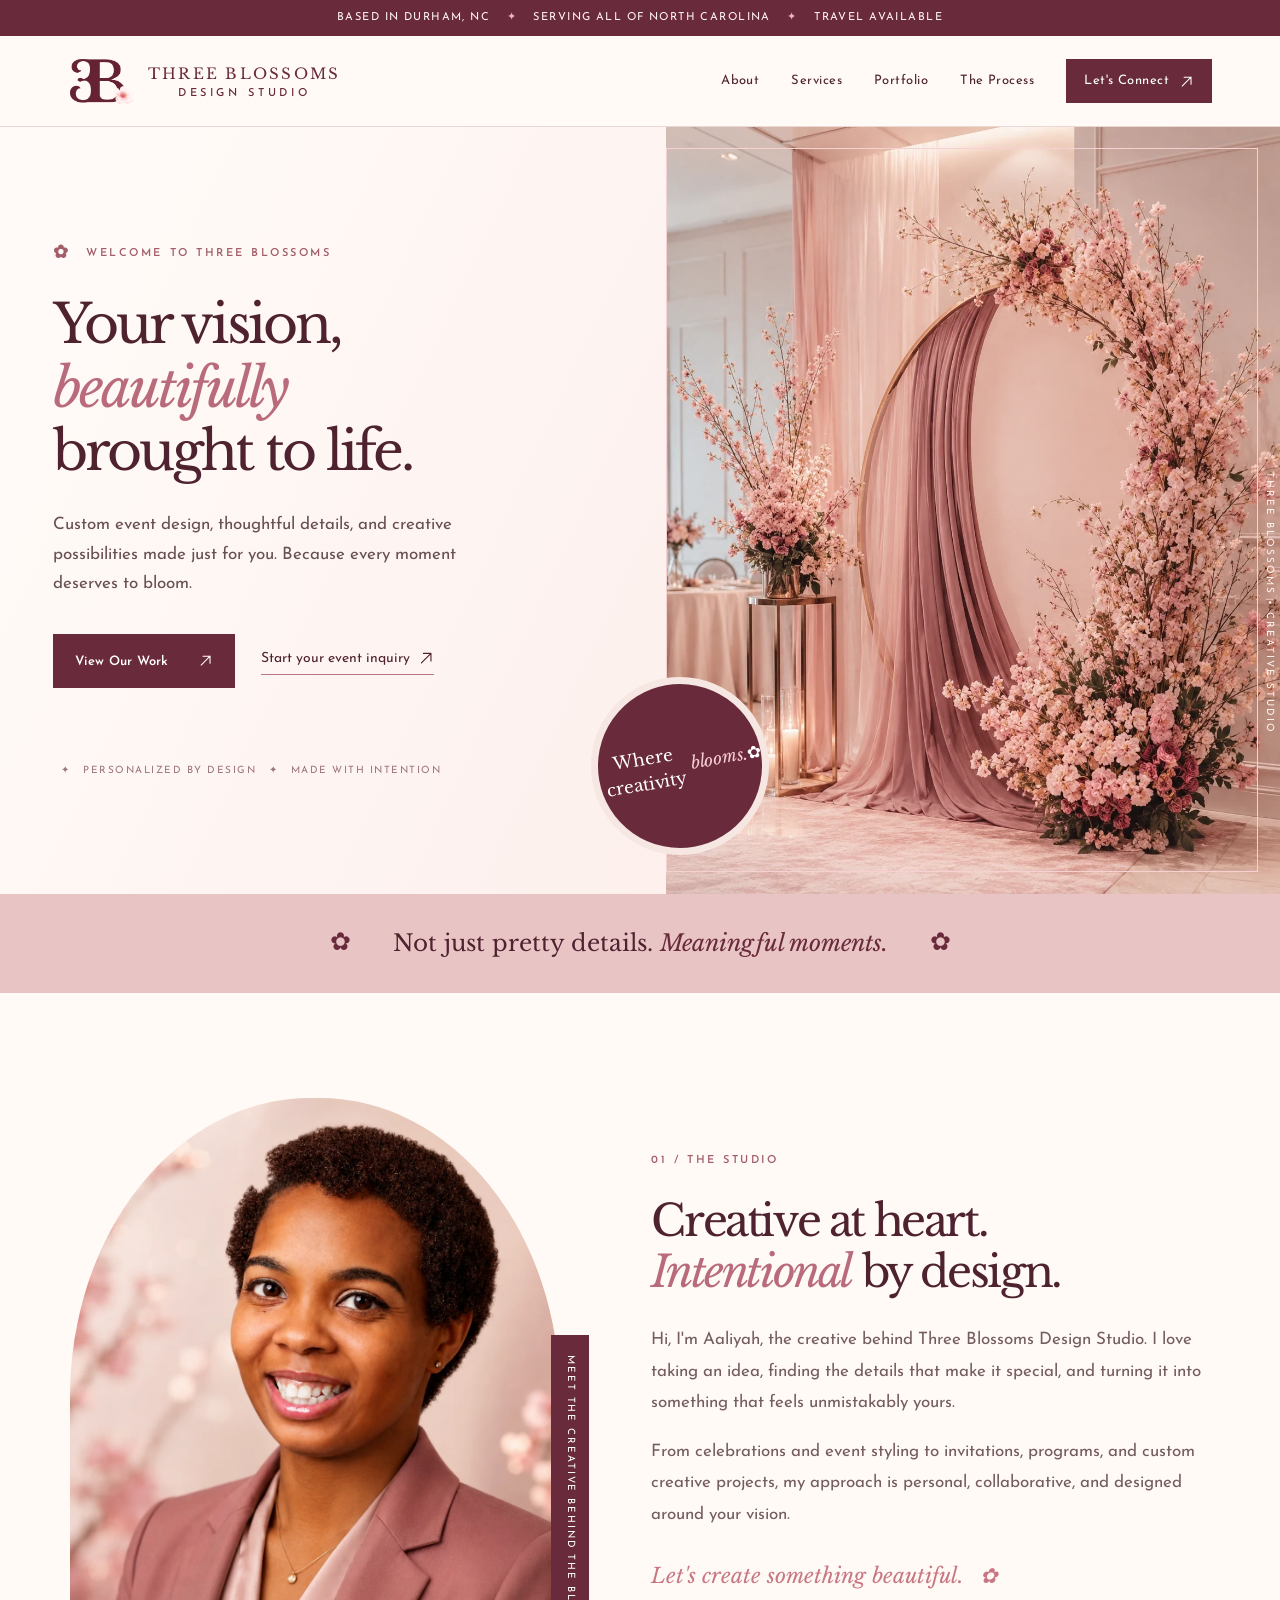
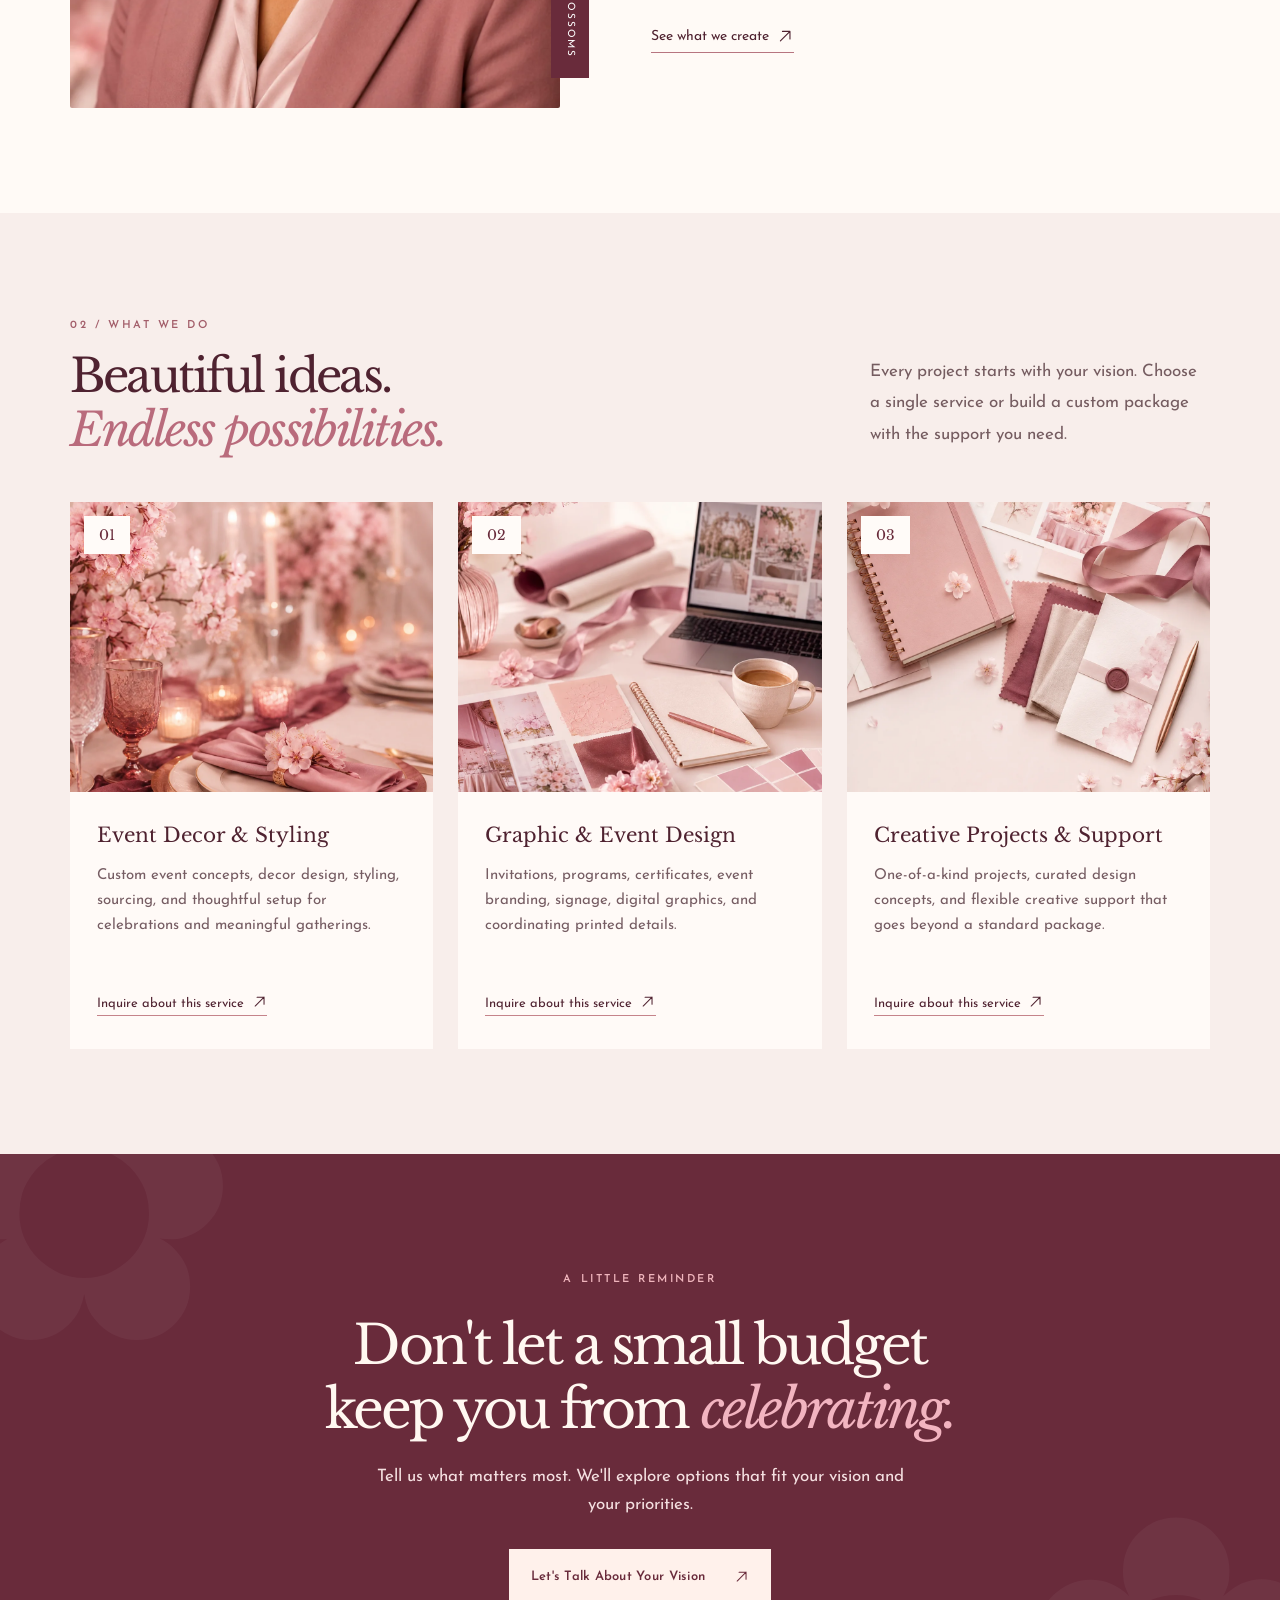
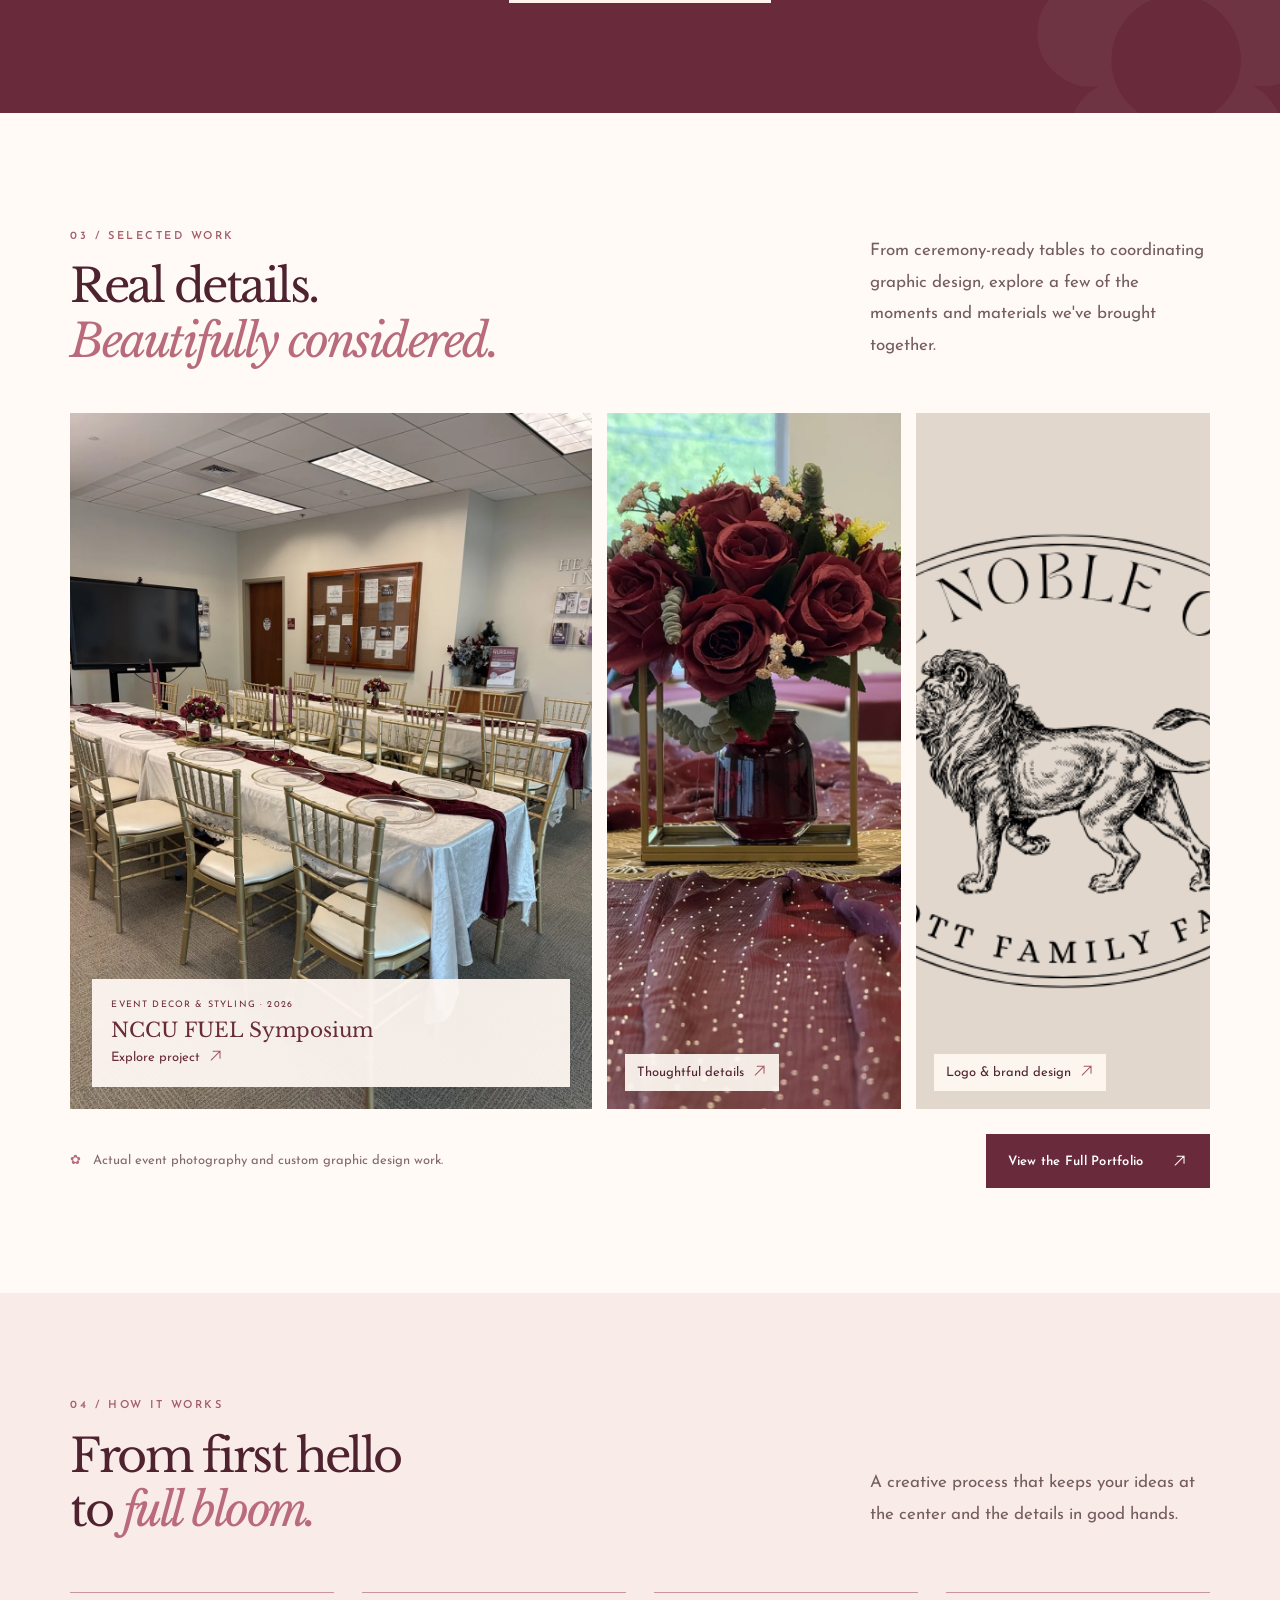
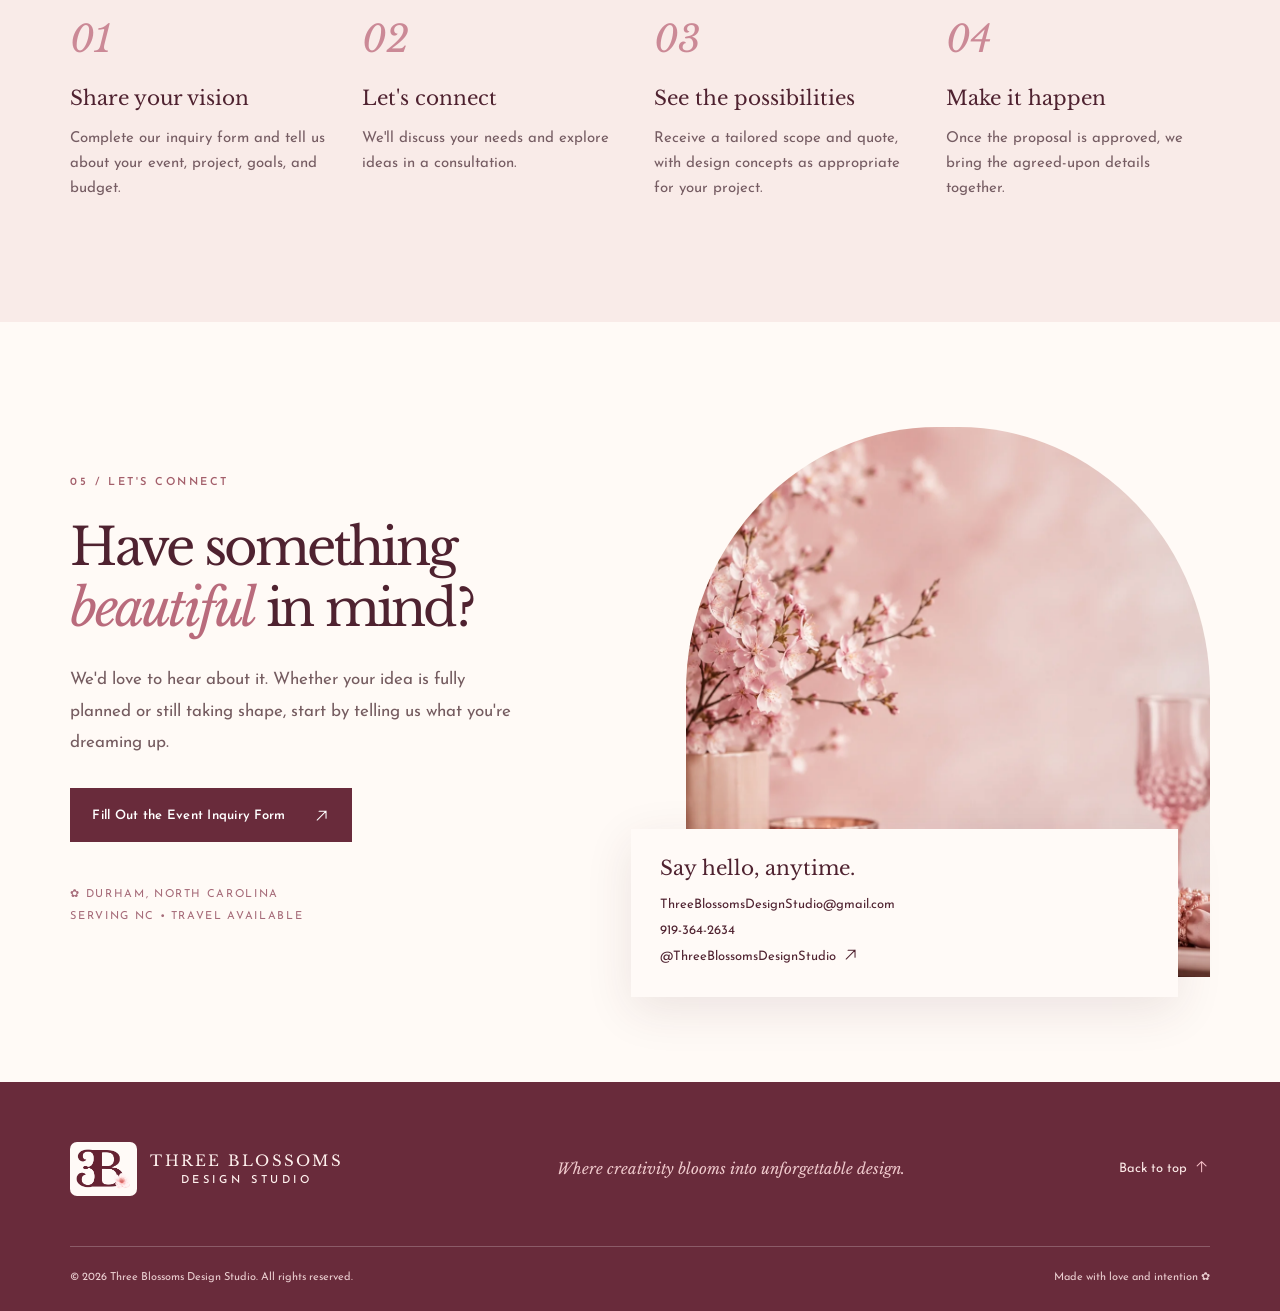
<file: index.html>
<!doctype html>
<html lang="en">
<head>
<meta charset="utf-8"><meta name="viewport" content="width=device-width,initial-scale=1">
<meta name="theme-color" content="#692b3b"><meta name="description" content="Three Blossoms Design Studio creates custom event decor, graphic design, and thoughtful creative experiences in Durham, NC and beyond.">
<title>Three Blossoms Design Studio | Event & Creative Design</title>
<link rel="icon" type="image/png" href="assets/favicon.png">
<link rel="preconnect" href="https://fonts.googleapis.com"><link rel="preconnect" href="https://fonts.gstatic.com" crossorigin>
<link href="https://fonts.googleapis.com/css2?family=Josefin+Sans:wght@300;400;500;600;700&family=Libre+Baskerville:ital,wght@0,400;0,700;1,400&display=swap" rel="stylesheet">
<link rel="stylesheet" href="styles.css">
</head>
<body>
<a class="skip" href="#main">Skip to content</a>
<div class="announcement">Based in Durham, NC <span>✦</span> Serving all of North Carolina <span>✦</span> Travel available</div>
<header class="site-header" id="top"><div class="nav-inner">
<a href="#top" class="brand" aria-label="Three Blossoms Design Studio home"><img class="brand-logo" src="assets/three-blossoms-logo.png" alt="" width="67" height="54"><span class="brand-words"><strong>THREE BLOSSOMS</strong><small>DESIGN STUDIO</small></span></a>
<button class="menu-toggle" aria-expanded="false" aria-controls="navlinks" aria-label="Open navigation"><span></span><span></span><span></span></button>
<nav id="navlinks" aria-label="Main navigation"><a href="#about">About</a><a href="#services">Services</a><a href="#portfolio">Portfolio</a><a href="#process">The Process</a><a class="nav-cta" href="#contact">Let's Connect <svg class="brand-arrow brand-arrow--diagonal" xmlns="http://www.w3.org/2000/svg" viewBox="0 0 24 24" aria-hidden="true" focusable="false"><path d="M5 19 19 5M8 5h11v11"/></svg></a></nav>
</div></header>
<main id="main">
<section class="hero"><div class="hero-copy"><div class="eyebrow"><span class="tiny-flower">✿</span> WELCOME TO THREE BLOSSOMS</div>
<h1>Your vision,<br><em>beautifully</em><br>brought to life.</h1>
<p>Custom event design, thoughtful details, and creative possibilities made just for you. Because every moment deserves to bloom.</p>
<div class="hero-actions"><a href="portfolio.html" class="btn btn-dark">View Our Work <svg class="brand-arrow brand-arrow--diagonal" xmlns="http://www.w3.org/2000/svg" viewBox="0 0 24 24" aria-hidden="true" focusable="false"><path d="M5 19 19 5M8 5h11v11"/></svg></a><a href="https://forms.gle/Ps7WeBskUqSDtwRi7" class="text-link" target="_blank" rel="noopener">Start your event inquiry <svg class="brand-arrow brand-arrow--diagonal" xmlns="http://www.w3.org/2000/svg" viewBox="0 0 24 24" aria-hidden="true" focusable="false"><path d="M5 19 19 5M8 5h11v11"/></svg></a></div>
<div class="hero-tag"><span>✦</span> PERSONALIZED BY DESIGN <span>✦</span> MADE WITH INTENTION</div></div>
<div class="hero-visual"><img src="assets/hero.webp" alt="Blush draped event backdrop with sculptural florals" fetchpriority="high"><span class="hero-sticker">Where creativity<br><em>blooms.</em> ✿</span><span class="hero-side">THREE BLOSSOMS • CREATIVE STUDIO</span></div></section>
<section class="intro band"><span>✿</span><p>Not just pretty details. <em>Meaningful moments.</em></p><span>✿</span></section>
<section class="section about" id="about"><div class="about-photo"><img src="assets/portrait.webp" alt="Portrait of the founder of Three Blossoms Design Studio" loading="lazy"><div class="photo-caption">MEET THE CREATIVE BEHIND THE BLOSSOMS</div></div><div class="about-copy"><div class="eyebrow">01 / THE STUDIO</div><h2>Creative at heart.<br><em>Intentional</em> by design.</h2><p>Hi, I'm Aaliyah, the creative behind Three Blossoms Design Studio. I love taking an idea, finding the details that make it special, and turning it into something that feels unmistakably yours.</p><p>From celebrations and event styling to invitations, programs, and custom creative projects, my approach is personal, collaborative, and designed around your vision.</p><div class="signature">Let's create something beautiful. <span>✿</span></div><a href="portfolio.html" class="text-link">See what we create <svg class="brand-arrow brand-arrow--diagonal" xmlns="http://www.w3.org/2000/svg" viewBox="0 0 24 24" aria-hidden="true" focusable="false"><path d="M5 19 19 5M8 5h11v11"/></svg></a></div></section>
<section class="services-section section" id="services"><div class="section-heading"><div><div class="eyebrow">02 / WHAT WE DO</div><h2>Beautiful ideas.<br><em>Endless possibilities.</em></h2></div><p>Every project starts with your vision. Choose a single service or build a custom package with the support you need.</p></div>
<div class="service-grid">
<article class="service-card"><div class="service-img"><img src="assets/table.webp" alt="Blush tablescape with candles and cherry blossoms" loading="lazy"><span class="number">01</span></div><div class="service-body"><h3>Event Decor & Styling</h3><p>Custom event concepts, decor design, styling, sourcing, and thoughtful setup for celebrations and meaningful gatherings.</p><a href="https://forms.gle/Ps7WeBskUqSDtwRi7" target="_blank" rel="noopener" aria-label="Inquire about event decor and styling">Inquire about this service <svg class="brand-arrow brand-arrow--diagonal" xmlns="http://www.w3.org/2000/svg" viewBox="0 0 24 24" aria-hidden="true" focusable="false"><path d="M5 19 19 5M8 5h11v11"/></svg></a></div></article>
<article class="service-card"><div class="service-img"><img src="assets/design.webp" alt="Creative worktable with mood boards, laptop and pink palette" loading="lazy"><span class="number">02</span></div><div class="service-body"><h3>Graphic & Event Design</h3><p>Invitations, programs, certificates, event branding, signage, digital graphics, and coordinating printed details.</p><a href="https://forms.gle/Ps7WeBskUqSDtwRi7" target="_blank" rel="noopener" aria-label="Inquire about graphic design">Inquire about this service <svg class="brand-arrow brand-arrow--diagonal" xmlns="http://www.w3.org/2000/svg" viewBox="0 0 24 24" aria-hidden="true" focusable="false"><path d="M5 19 19 5M8 5h11v11"/></svg></a></div></article>
<article class="service-card"><div class="service-img"><img src="assets/flatlay.webp" alt="Blush event planning notebook with fabric swatches and stationery" loading="lazy"><span class="number">03</span></div><div class="service-body"><h3>Creative Projects & Support</h3><p>One-of-a-kind projects, curated design concepts, and flexible creative support that goes beyond a standard package.</p><a href="https://forms.gle/Ps7WeBskUqSDtwRi7" target="_blank" rel="noopener" aria-label="Inquire about creative projects">Inquire about this service <svg class="brand-arrow brand-arrow--diagonal" xmlns="http://www.w3.org/2000/svg" viewBox="0 0 24 24" aria-hidden="true" focusable="false"><path d="M5 19 19 5M8 5h11v11"/></svg></a></div></article>
</div></section>
<section class="statement"><span class="eyebrow">A LITTLE REMINDER</span><h2>Don't let a small budget<br>keep you from <em>celebrating.</em></h2><p>Tell us what matters most. We'll explore options that fit your vision and your priorities.</p><a class="btn btn-light" href="https://forms.gle/Ps7WeBskUqSDtwRi7" target="_blank" rel="noopener">Let's Talk About Your Vision <svg class="brand-arrow brand-arrow--diagonal" xmlns="http://www.w3.org/2000/svg" viewBox="0 0 24 24" aria-hidden="true" focusable="false"><path d="M5 19 19 5M8 5h11v11"/></svg></a><span class="statement-flower flower-one">✿</span><span class="statement-flower flower-two">✿</span></section>
<section class="section work-preview" id="portfolio">
  <div class="section-heading"><div><div class="eyebrow">03 / SELECTED WORK</div><h2>Real details.<br><em>Beautifully considered.</em></h2></div>
  <p>From ceremony-ready tables to coordinating graphic design, explore a few of the moments and materials we've brought together.</p></div>
  <div class="work-preview-grid">
    <a class="work-preview-main" href="portfolio.html#fuel"><img src="assets/fuel-wide.webp" loading="lazy" alt="Burgundy and gold banquet tables styled for the NCCU FUEL Symposium"><span class="work-preview-label"><small>EVENT DECOR & STYLING · 2026</small><strong>NCCU FUEL Symposium</strong><span>Explore project <svg class="brand-arrow brand-arrow--diagonal" xmlns="http://www.w3.org/2000/svg" viewBox="0 0 24 24" aria-hidden="true" focusable="false"><path d="M5 19 19 5M8 5h11v11"/></svg></span></span></a>
    <a class="work-preview-side" href="portfolio.html#fuel"><img src="assets/fuel-centerpiece.webp" loading="lazy" alt="Burgundy roses in a gold frame centerpiece"><span>Thoughtful details <svg class="brand-arrow brand-arrow--diagonal" xmlns="http://www.w3.org/2000/svg" viewBox="0 0 24 24" aria-hidden="true" focusable="false"><path d="M5 19 19 5M8 5h11v11"/></svg></span></a>
    <a class="work-preview-side" href="portfolio.html#graphics"><img src="assets/nine-noble-oaks-logo.webp" loading="lazy" alt="Illustrated Nine Noble Oaks Scott Family Farm identity logo"><span>Logo & brand design <svg class="brand-arrow brand-arrow--diagonal" xmlns="http://www.w3.org/2000/svg" viewBox="0 0 24 24" aria-hidden="true" focusable="false"><path d="M5 19 19 5M8 5h11v11"/></svg></span></a>
  </div>
  <div class="preview-footer"><p><span aria-hidden="true">✿</span> Actual event photography and custom graphic design work.</p><a class="btn btn-dark" href="portfolio.html">View the Full Portfolio <svg class="brand-arrow brand-arrow--diagonal" xmlns="http://www.w3.org/2000/svg" viewBox="0 0 24 24" aria-hidden="true" focusable="false"><path d="M5 19 19 5M8 5h11v11"/></svg></a></div>
</section>
<section class="process section" id="process"><div class="section-heading"><div><div class="eyebrow">04 / HOW IT WORKS</div><h2>From first hello<br>to <em>full bloom.</em></h2></div><p>A creative process that keeps your ideas at the center and the details in good hands.</p></div><div class="steps"><div class="step"><span>01</span><h3>Share your vision</h3><p>Complete our inquiry form and tell us about your event, project, goals, and budget.</p></div><div class="step"><span>02</span><h3>Let's connect</h3><p>We'll discuss your needs and explore ideas in a consultation.</p></div><div class="step"><span>03</span><h3>See the possibilities</h3><p>Receive a tailored scope and quote, with design concepts as appropriate for your project.</p></div><div class="step"><span>04</span><h3>Make it happen</h3><p>Once the proposal is approved, we bring the agreed-upon details together.</p></div></div></section>
<section class="contact section" id="contact"><div class="contact-left"><div class="eyebrow">05 / LET'S CONNECT</div><h2>Have something<br><em>beautiful</em> in mind?</h2><p>We'd love to hear about it. Whether your idea is fully planned or still taking shape, start by telling us what you're dreaming up.</p><a class="btn btn-dark" href="https://forms.gle/Ps7WeBskUqSDtwRi7" target="_blank" rel="noopener">Fill Out the Event Inquiry Form <svg class="brand-arrow brand-arrow--diagonal" xmlns="http://www.w3.org/2000/svg" viewBox="0 0 24 24" aria-hidden="true" focusable="false"><path d="M5 19 19 5M8 5h11v11"/></svg></a><div class="contact-location">✿ DURHAM, NORTH CAROLINA <br> SERVING NC • TRAVEL AVAILABLE</div></div><div class="contact-right"><img src="assets/blossoms.webp" alt="Cherry blossom tabletop details" loading="lazy"><div class="contact-card"><h3>Say hello, anytime.</h3><a href="mailto:ThreeBlossomsDesignStudio@gmail.com">ThreeBlossomsDesignStudio@gmail.com</a><a href="tel:+19193642634">919-364-2634</a><a href="https://www.instagram.com/ThreeBlossomsDesignStudio/" target="_blank" rel="noopener">@ThreeBlossomsDesignStudio <svg class="brand-arrow brand-arrow--diagonal" xmlns="http://www.w3.org/2000/svg" viewBox="0 0 24 24" aria-hidden="true" focusable="false"><path d="M5 19 19 5M8 5h11v11"/></svg></a></div></div></section>
</main>
<footer><div class="footer-top"><a href="#top" class="brand brand-footer"><img class="brand-logo" src="assets/three-blossoms-logo.png" alt="" width="67" height="54"><span class="brand-words"><strong>THREE BLOSSOMS</strong><small>DESIGN STUDIO</small></span></a><p>Where creativity blooms into unforgettable design.</p><a href="#top" class="backtop">Back to top <svg class="brand-arrow brand-arrow--up" xmlns="http://www.w3.org/2000/svg" viewBox="0 0 24 24" aria-hidden="true" focusable="false"><path d="M12 20V4m-7 7 7-7 7 7"/></svg></a></div><div class="footer-bottom"><small>© <span id="year">2026</span> Three Blossoms Design Studio. All rights reserved.</small><small>Made with love and intention ✿</small></div></footer>
<script src="script.js"></script>
</body></html>
</file>
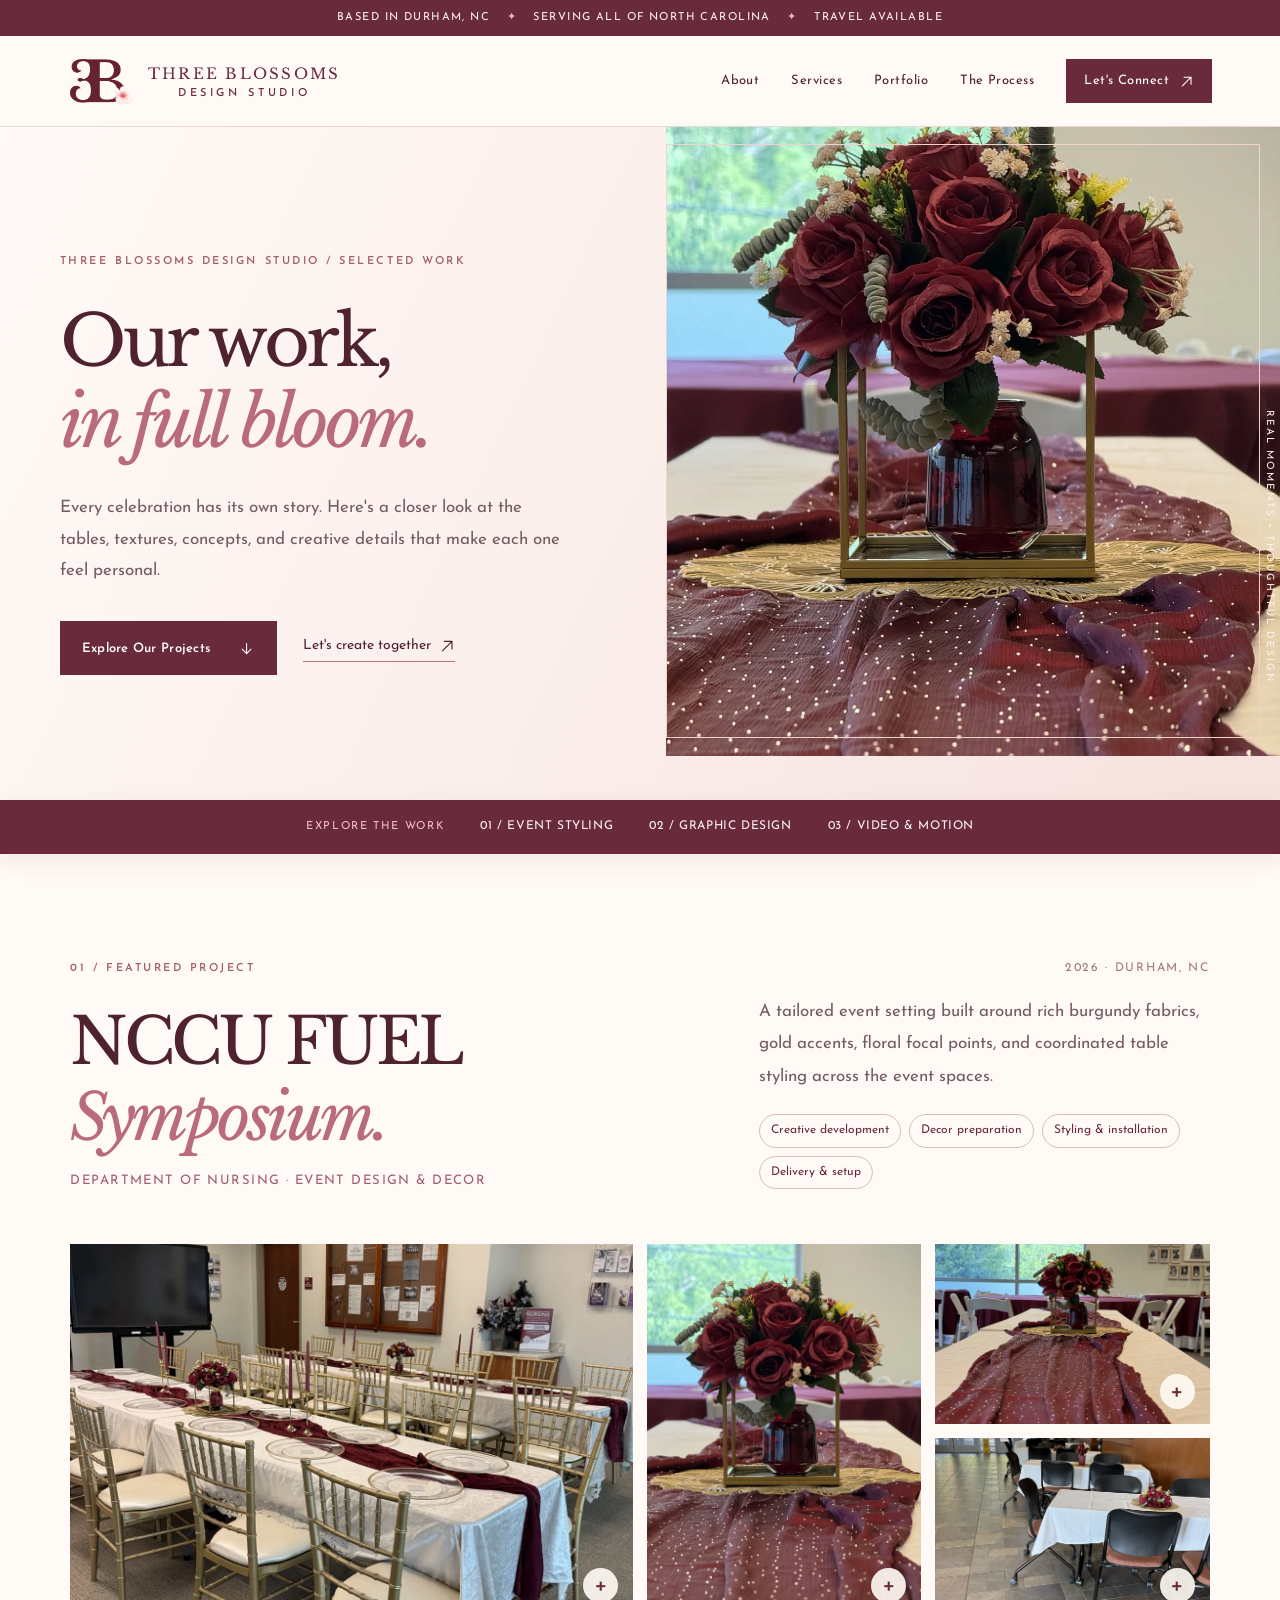
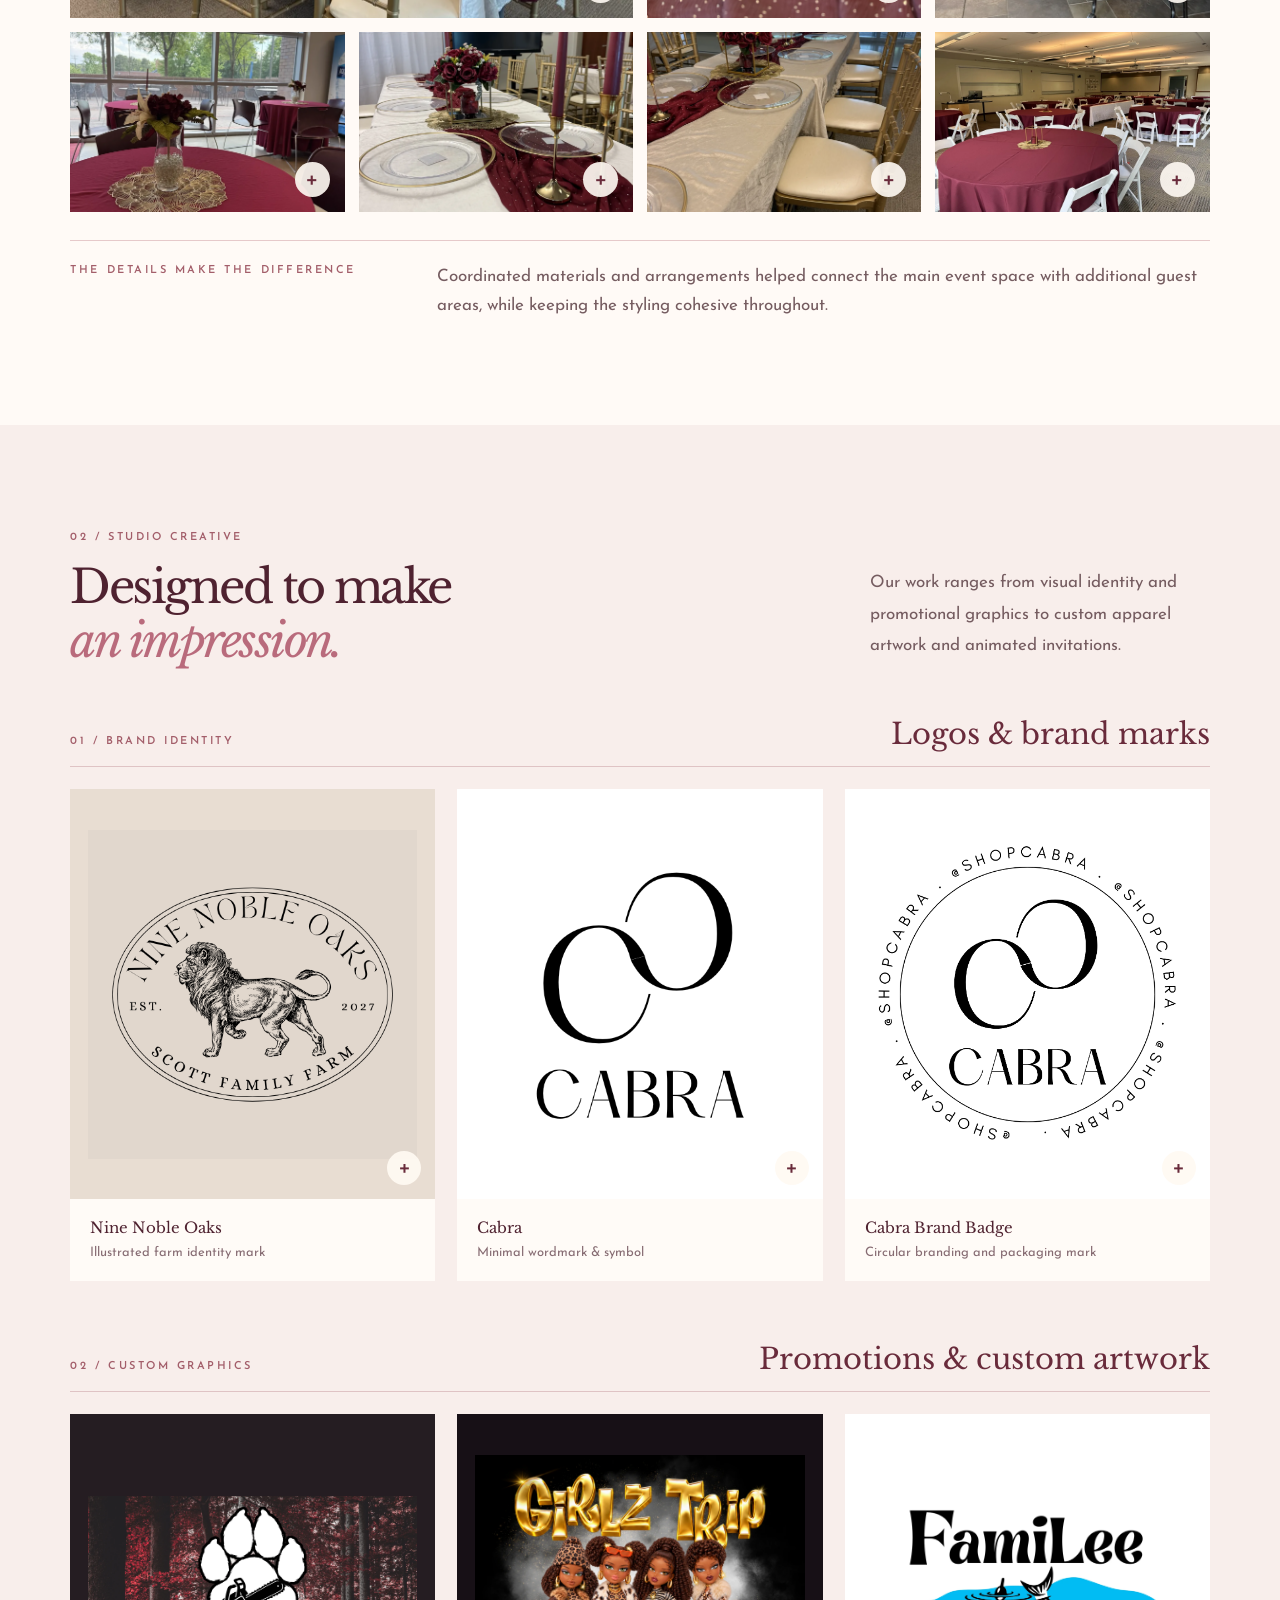
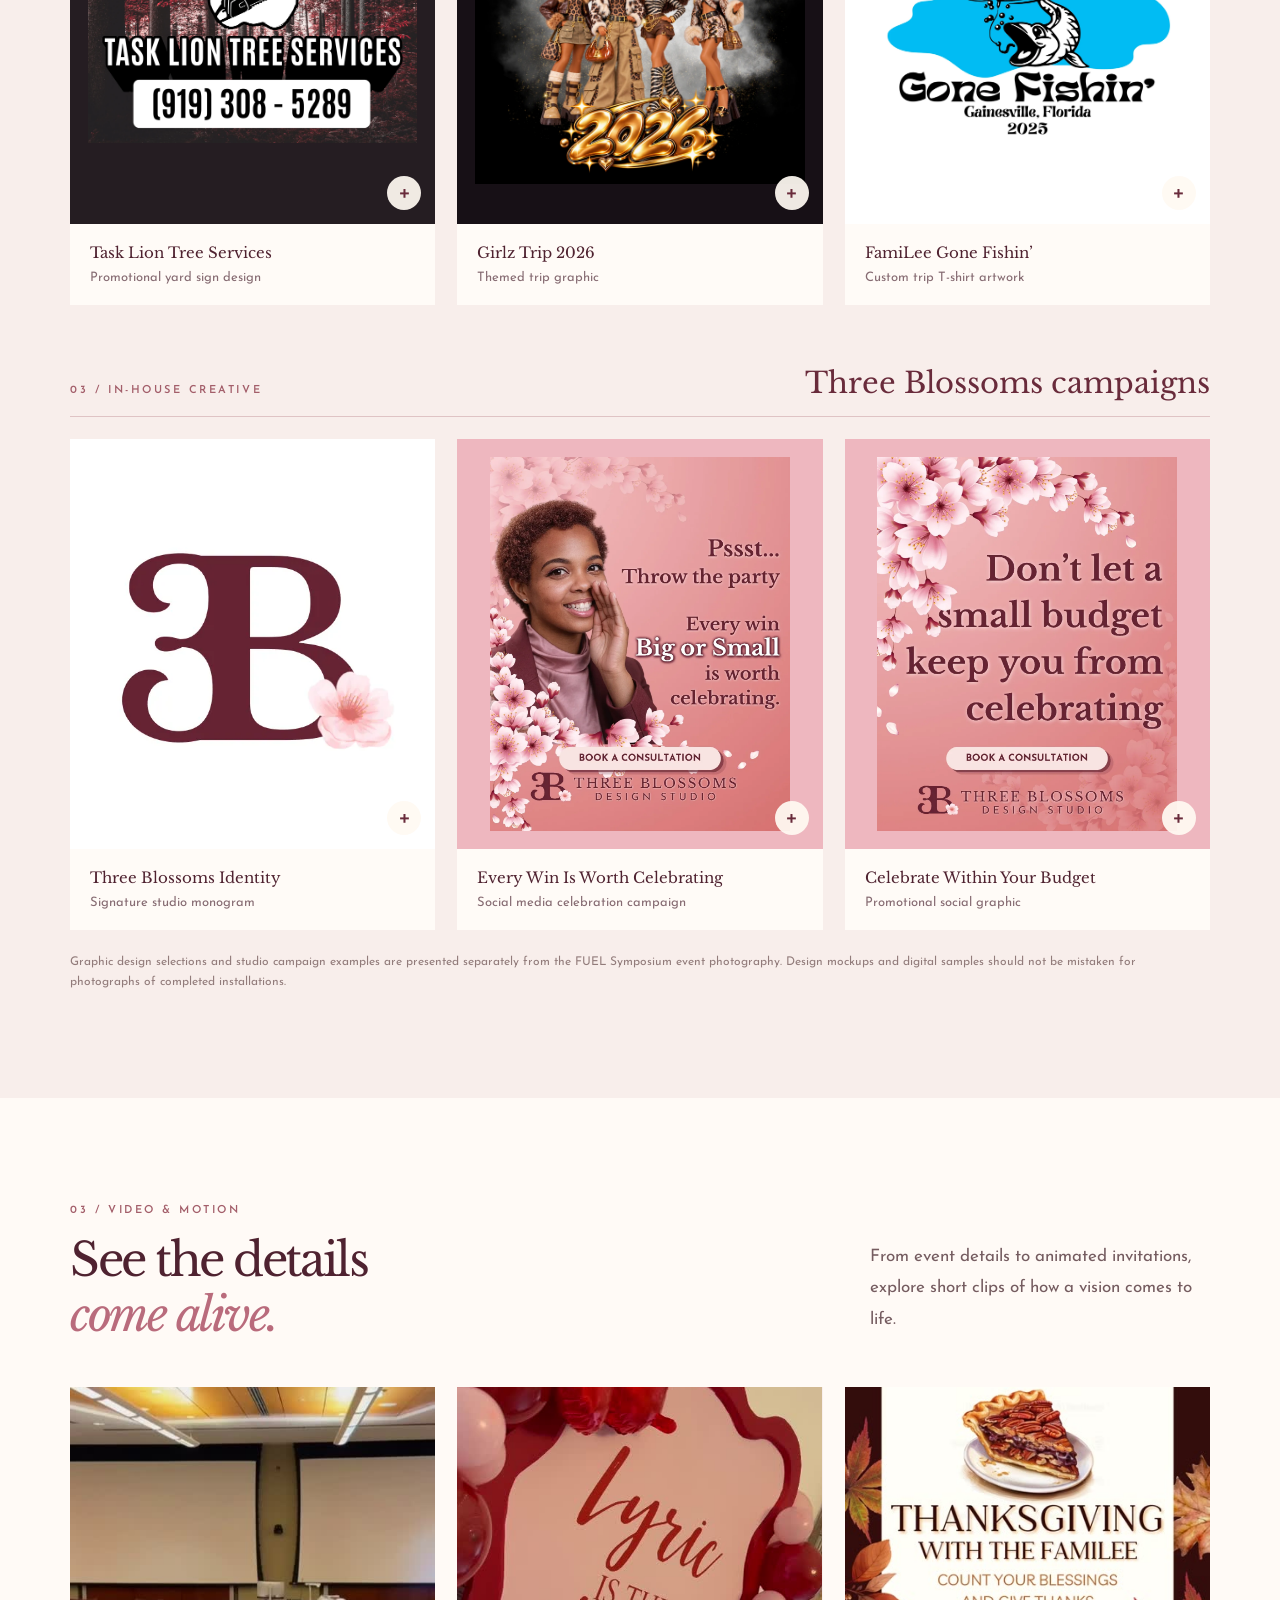
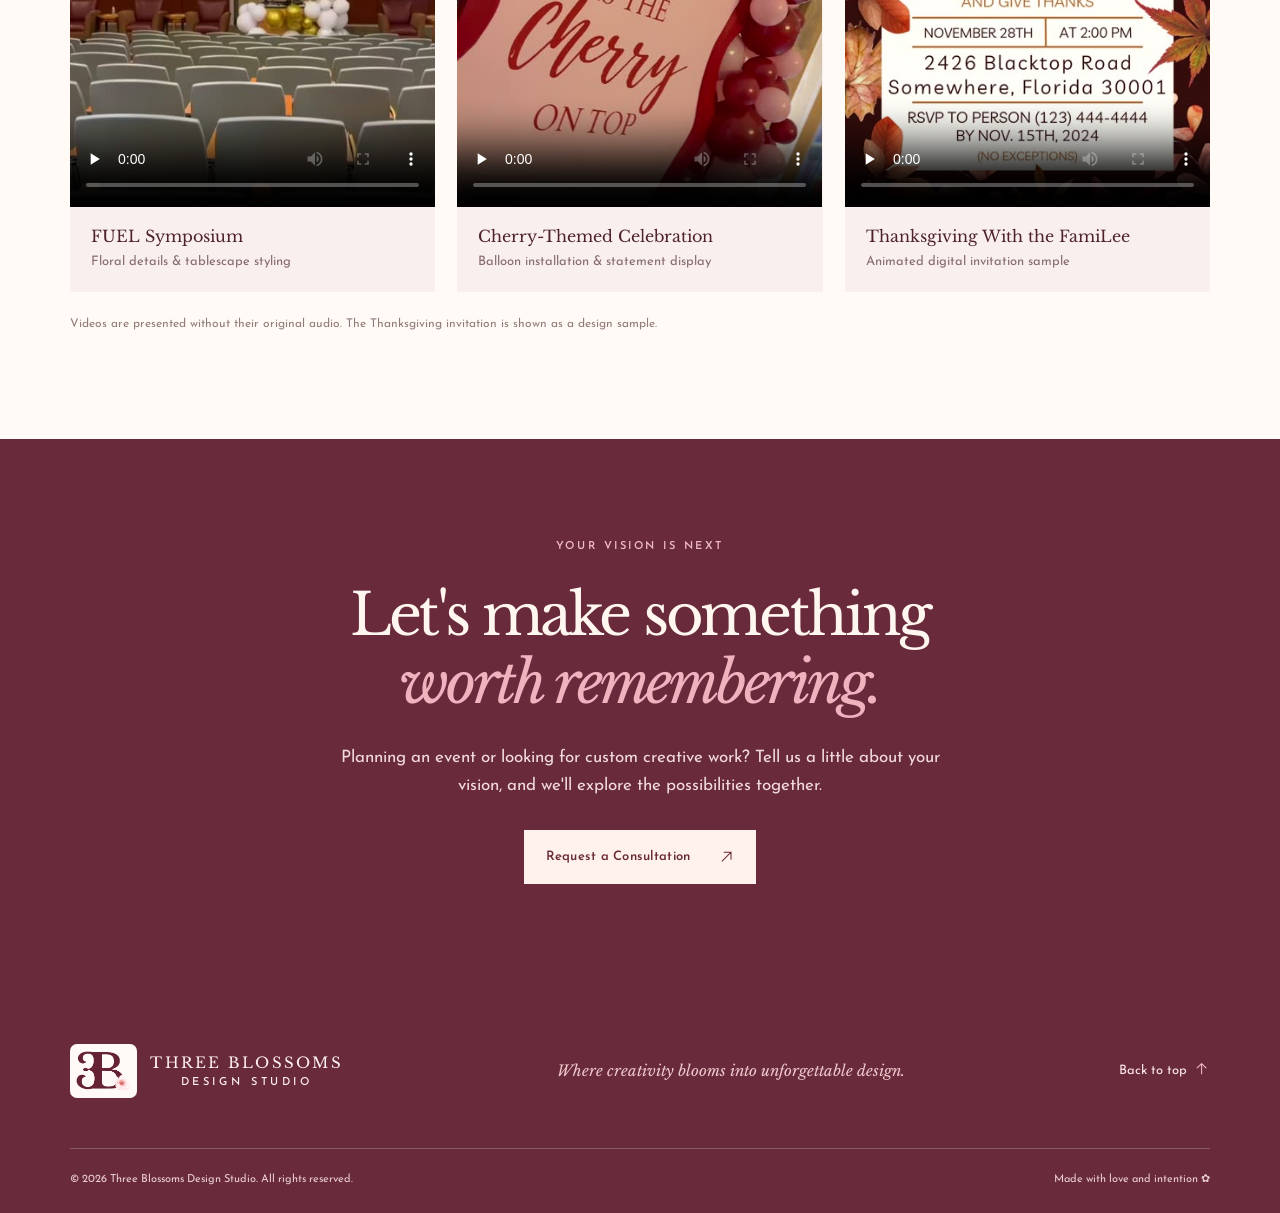
<file: portfolio.html>
<!doctype html>
<html lang="en"><head>
<meta charset="utf-8"><meta name="viewport" content="width=device-width,initial-scale=1">
<meta name="theme-color" content="#692b3b"><meta name="description" content="Explore event decor, floral tablescapes, and graphic design by Three Blossoms Design Studio in Durham, NC.">
<title>Our Portfolio | Three Blossoms Design Studio</title>
<link rel="icon" type="image/png" href="assets/favicon.png">
<link rel="preconnect" href="https://fonts.googleapis.com"><link rel="preconnect" href="https://fonts.gstatic.com" crossorigin>
<link href="https://fonts.googleapis.com/css2?family=Josefin+Sans:wght@300;400;500;600;700&family=Libre+Baskerville:ital,wght@0,400;0,700;1,400&display=swap" rel="stylesheet">
<link rel="stylesheet" href="styles.css">
</head><body>
<a class="skip" href="#main">Skip to content</a>
<div class="announcement">Based in Durham, NC <span>✦</span> Serving all of North Carolina <span>✦</span> Travel available</div>
<header class="site-header" id="top"><div class="nav-inner">
<a href="index.html#top" class="brand" aria-label="Three Blossoms Design Studio home"><img class="brand-logo" src="assets/three-blossoms-logo.png" alt="" width="67" height="54"><span class="brand-words"><strong>THREE BLOSSOMS</strong><small>DESIGN STUDIO</small></span></a>
<button class="menu-toggle" aria-expanded="false" aria-controls="navlinks" aria-label="Open navigation"><span></span><span></span><span></span></button>
<nav id="navlinks" aria-label="Main navigation"><a href="index.html#about">About</a><a href="index.html#services">Services</a><a href="#projects" aria-current="page">Portfolio</a><a href="index.html#process">The Process</a><a class="nav-cta" href="index.html#contact">Let's Connect <svg class="brand-arrow brand-arrow--diagonal" xmlns="http://www.w3.org/2000/svg" viewBox="0 0 24 24" aria-hidden="true" focusable="false"><path d="M5 19 19 5M8 5h11v11"/></svg></a></nav>
</div></header>
<main id="main">
<section class="portfolio-hero"><div class="portfolio-hero-inner"><span class="eyebrow">THREE BLOSSOMS DESIGN STUDIO / SELECTED WORK</span><h1>Our work,<br><em>in full bloom.</em></h1><p>Every celebration has its own story. Here's a closer look at the tables, textures, concepts, and creative details that make each one feel personal.</p><div class="hero-actions"><a class="btn btn-dark" href="#projects">Explore Our Projects <svg class="brand-arrow brand-arrow--down" xmlns="http://www.w3.org/2000/svg" viewBox="0 0 24 24" aria-hidden="true" focusable="false"><path d="M12 4v16m-7-7 7 7 7-7"/></svg></a><a class="text-link" href="https://forms.gle/Ps7WeBskUqSDtwRi7" target="_blank" rel="noopener">Let's create together <svg class="brand-arrow brand-arrow--diagonal" xmlns="http://www.w3.org/2000/svg" viewBox="0 0 24 24" aria-hidden="true" focusable="false"><path d="M5 19 19 5M8 5h11v11"/></svg></a></div></div><div class="portfolio-hero-image"><img src="assets/fuel-centerpiece.webp" alt="Burgundy floral centerpiece with gold accents at a styled event" fetchpriority="high"><span class="hero-side">REAL MOMENTS • THOUGHTFUL DESIGN</span></div></section>
<div class="portfolio-jump" id="projects"><span>EXPLORE THE WORK</span><a href="#fuel">01 / EVENT STYLING</a><a href="#graphics">02 / GRAPHIC DESIGN</a><a href="#motion">03 / VIDEO & MOTION</a></div>
<section class="project section" id="fuel">
<div class="project-meta"><div class="eyebrow">01 / FEATURED PROJECT</div><span>2026 · DURHAM, NC</span></div>
<div class="project-intro"><div><h2>NCCU FUEL<br><em>Symposium.</em></h2><p class="project-kicker">Department of Nursing · Event design & decor</p></div><div class="project-summary"><p>A tailored event setting built around rich burgundy fabrics, gold accents, floral focal points, and coordinated table styling across the event spaces.</p><div class="project-tags"><span>Creative development</span><span>Decor preparation</span><span>Styling & installation</span><span>Delivery & setup</span></div></div></div>
<div class="mosaic">
 <button class="portfolio-photo tile-big" data-lightbox="assets/fuel-wide.webp" data-alt="Burgundy round tables throughout the event room" aria-label="Enlarge photo of the event room"><img src="assets/fuel-wide.webp" loading="lazy" alt="Burgundy round tables throughout the event room"></button>
 <button class="portfolio-photo tile-tall" data-lightbox="assets/fuel-centerpiece.webp" data-alt="Burgundy roses, textured table runner, and gold centerpiece" aria-label="Enlarge floral centerpiece photo"><img src="assets/fuel-centerpiece.webp" loading="lazy" alt="Burgundy roses, textured table runner, and gold centerpiece"></button>
 <button class="portfolio-photo" data-lightbox="assets/fuel-table-long.webp" data-alt="Gold Chiavari chairs around a white banquet table" aria-label="Enlarge banquet setup photo"><img src="assets/fuel-table-long.webp" loading="lazy" alt="Gold Chiavari chairs around a white banquet table"></button>
 <button class="portfolio-photo" data-lightbox="assets/fuel-detail.webp" data-alt="Burgundy flowers and tapered candles with gold place settings" aria-label="Enlarge styled table detail photo"><img src="assets/fuel-detail.webp" loading="lazy" alt="Burgundy flowers and tapered candles with gold place settings"></button>
 <button class="portfolio-photo" data-lightbox="assets/fuel-venue.webp" data-alt="Burgundy tablecloth and floral centerpiece by large windows" aria-label="Enlarge window-side table photo"><img src="assets/fuel-venue.webp" loading="lazy" alt="Burgundy tablecloth and floral centerpiece by large windows"></button>
 <button class="portfolio-photo" data-lightbox="assets/fuel-banquet.webp" data-alt="Wide view of gold chairs and burgundy table runners" aria-label="Enlarge banquet seating photo"><img src="assets/fuel-banquet.webp" loading="lazy" alt="Wide view of gold chairs and burgundy table runners"></button>
 <button class="portfolio-photo" data-lightbox="assets/fuel-lobby.webp" data-alt="Additional guest tables styled with florals in the lobby" aria-label="Enlarge lobby table photo"><img src="assets/fuel-lobby.webp" loading="lazy" alt="Additional guest tables styled with florals in the lobby"></button>
 <button class="portfolio-photo" data-lightbox="assets/fuel-round-tables.webp" data-alt="Event room with round burgundy tables and white chairs" aria-label="Enlarge round table photo"><img src="assets/fuel-round-tables.webp" loading="lazy" alt="Event room with round burgundy tables and white chairs"></button>
</div>
<div class="project-outro"><div class="eyebrow">THE DETAILS MAKE THE DIFFERENCE</div><p>Coordinated materials and arrangements helped connect the main event space with additional guest areas, while keeping the styling cohesive throughout.</p></div>
</section>
<section class="graphics-panel" id="graphics"><div class="section graphics-inner"><div class="section-heading"><div><div class="eyebrow">02 / STUDIO CREATIVE</div><h2>Designed to make<br><em>an impression.</em></h2></div><p>Our work ranges from visual identity and promotional graphics to custom apparel artwork and animated invitations.</p></div>
<div class="graphic-collections"><div class="design-group"><div class="design-group-head"><span class="eyebrow">01 / BRAND IDENTITY</span><h3>Logos & brand marks</h3></div><div class="graphic-grid">
<figure class="graphic-example"><button type="button" class="graphic-frame graphic-zoom graphic-neutral" data-lightbox="assets/nine-noble-oaks-logo.webp" data-alt="Nine Noble Oaks Scott Family Farm badge featuring a detailed lion" aria-label="Enlarge Nine Noble Oaks design"><img src="assets/nine-noble-oaks-logo.webp" loading="lazy" alt="Nine Noble Oaks Scott Family Farm badge featuring a detailed lion"></button><figcaption><strong>Nine Noble Oaks</strong><span>Illustrated farm identity mark</span></figcaption></figure><figure class="graphic-example"><button type="button" class="graphic-frame graphic-zoom graphic-white" data-lightbox="assets/cabra-logo.webp" data-alt="Black-and-white Cabra symbol and wordmark" aria-label="Enlarge Cabra design"><img src="assets/cabra-logo.webp" loading="lazy" alt="Black-and-white Cabra symbol and wordmark"></button><figcaption><strong>Cabra</strong><span>Minimal wordmark &amp; symbol</span></figcaption></figure><figure class="graphic-example"><button type="button" class="graphic-frame graphic-zoom graphic-white" data-lightbox="assets/cabra-round-badge.webp" data-alt="Circular Cabra brand badge with repeated shop handle and curved lettering" aria-label="Enlarge Cabra Brand Badge design"><img src="assets/cabra-round-badge.webp" loading="lazy" alt="Circular Cabra brand badge with repeated shop handle and curved lettering"></button><figcaption><strong>Cabra Brand Badge</strong><span>Circular branding and packaging mark</span></figcaption></figure>
</div></div><div class="design-group"><div class="design-group-head"><span class="eyebrow">02 / CUSTOM GRAPHICS</span><h3>Promotions & custom artwork</h3></div><div class="graphic-grid">
<figure class="graphic-example"><button type="button" class="graphic-frame graphic-zoom graphic-wide" data-lightbox="assets/task-lion-signage.webp" data-alt="Task Lion Tree Services yard sign with white paw-and-chainsaw graphic on a red forest photograph" aria-label="Enlarge Task Lion Tree Services design"><img src="assets/task-lion-signage.webp" loading="lazy" alt="Task Lion Tree Services yard sign with white paw-and-chainsaw graphic on a red forest photograph"></button><figcaption><strong>Task Lion Tree Services</strong><span>Promotional yard sign design</span></figcaption></figure><figure class="graphic-example"><button type="button" class="graphic-frame graphic-zoom graphic-dark" data-lightbox="assets/girlz-trip-graphic.webp" data-alt="Gold Girlz Trip 2026 typography with illustrated fashion characters" aria-label="Enlarge Girlz Trip 2026 design"><img src="assets/girlz-trip-graphic.webp" loading="lazy" alt="Gold Girlz Trip 2026 typography with illustrated fashion characters"></button><figcaption><strong>Girlz Trip 2026</strong><span>Themed trip graphic</span></figcaption></figure><figure class="graphic-example"><button type="button" class="graphic-frame graphic-zoom graphic-white" data-lightbox="assets/familee-fishing-shirt.webp" data-alt="FamiLee Gone Fishin Gainesville Florida 2025 fish-and-water T-shirt graphic" aria-label="Enlarge FamiLee Gone Fishin’ design"><img src="assets/familee-fishing-shirt.webp" loading="lazy" alt="FamiLee Gone Fishin Gainesville Florida 2025 fish-and-water T-shirt graphic"></button><figcaption><strong>FamiLee Gone Fishin’</strong><span>Custom trip T-shirt artwork</span></figcaption></figure>
</div></div><div class="design-group"><div class="design-group-head"><span class="eyebrow">03 / IN-HOUSE CREATIVE</span><h3>Three Blossoms campaigns</h3></div><div class="graphic-grid">
<figure class="graphic-example"><button type="button" class="graphic-frame graphic-zoom graphic-white" data-lightbox="assets/brand-monogram.webp" data-alt="Three Blossoms burgundy 3B monogram with cherry blossom" aria-label="Enlarge Three Blossoms Identity design"><img src="assets/brand-monogram.webp" loading="lazy" alt="Three Blossoms burgundy 3B monogram with cherry blossom"></button><figcaption><strong>Three Blossoms Identity</strong><span>Signature studio monogram</span></figcaption></figure><figure class="graphic-example"><button type="button" class="graphic-frame graphic-zoom graphic-rose" data-lightbox="assets/campaign-whisper.webp" data-alt="Three Blossoms whisper-style celebration campaign graphic" aria-label="Enlarge Every Win Is Worth Celebrating design"><img src="assets/campaign-whisper.webp" loading="lazy" alt="Three Blossoms whisper-style celebration campaign graphic"></button><figcaption><strong>Every Win Is Worth Celebrating</strong><span>Social media celebration campaign</span></figcaption></figure><figure class="graphic-example"><button type="button" class="graphic-frame graphic-zoom graphic-rose" data-lightbox="assets/campaign-budget.webp" data-alt="Blush cherry blossom graphic promoting budget-friendly celebrations" aria-label="Enlarge Celebrate Within Your Budget design"><img src="assets/campaign-budget.webp" loading="lazy" alt="Blush cherry blossom graphic promoting budget-friendly celebrations"></button><figcaption><strong>Celebrate Within Your Budget</strong><span>Promotional social graphic</span></figcaption></figure>
</div></div></div><p class="work-disclaimer">Graphic design selections and studio campaign examples are presented separately from the FUEL Symposium event photography. Design mockups and digital samples should not be mistaken for photographs of completed installations.</p></div></section>
<section class="section moving-gallery" id="motion"><div class="section-heading"><div><div class="eyebrow">03 / VIDEO & MOTION</div><h2>See the details<br><em>come alive.</em></h2></div><p>From event details to animated invitations, explore short clips of how a vision comes to life.</p></div>
<div class="motion-grid">
<figure class="motion-item"><video controls playsinline preload="none" poster="assets/fuel-details-poster.jpg" aria-label="A close-up video of burgundy and gold table styling"><source src="assets/fuel-details.mp4" type="video/mp4">Your browser does not support HTML video.</video><figcaption><strong>FUEL Symposium</strong><span>Floral details & tablescape styling</span></figcaption></figure>
<figure class="motion-item"><video controls playsinline preload="none" poster="assets/cherry-celebration-poster.jpg" aria-label="A video of a cherry-themed event display"><source src="assets/cherry-celebration.mp4" type="video/mp4">Your browser does not support HTML video.</video><figcaption><strong>Cherry-Themed Celebration</strong><span>Balloon installation & statement display</span></figcaption></figure>
<figure class="motion-item"><video controls playsinline preload="none" poster="assets/thanksgiving-invitation-poster.jpg" aria-label="Animated Thanksgiving With the FamiLee invitation sample"><source src="assets/thanksgiving-invitation.mp4" type="video/mp4">Your browser does not support HTML video.</video><figcaption><strong>Thanksgiving With the FamiLee</strong><span>Animated digital invitation sample</span></figcaption></figure></div><p class="motion-note">Videos are presented without their original audio. The Thanksgiving invitation is shown as a design sample.</p></section>
<section class="portfolio-cta"><div class="eyebrow">YOUR VISION IS NEXT</div><h2>Let's make something<br><em>worth remembering.</em></h2><p>Planning an event or looking for custom creative work? Tell us a little about your vision, and we'll explore the possibilities together.</p><a class="btn btn-light" href="https://forms.gle/Ps7WeBskUqSDtwRi7" target="_blank" rel="noopener">Request a Consultation <svg class="brand-arrow brand-arrow--diagonal" xmlns="http://www.w3.org/2000/svg" viewBox="0 0 24 24" aria-hidden="true" focusable="false"><path d="M5 19 19 5M8 5h11v11"/></svg></a></section>
</main><footer><div class="footer-top"><a href="index.html#top" class="brand brand-footer"><img class="brand-logo" src="assets/three-blossoms-logo.png" alt="" width="67" height="54"><span class="brand-words"><strong>THREE BLOSSOMS</strong><small>DESIGN STUDIO</small></span></a><p>Where creativity blooms into unforgettable design.</p><a href="index.html#top" class="backtop">Back to top <svg class="brand-arrow brand-arrow--up" xmlns="http://www.w3.org/2000/svg" viewBox="0 0 24 24" aria-hidden="true" focusable="false"><path d="M12 20V4m-7 7 7-7 7 7"/></svg></a></div><div class="footer-bottom"><small>© <span id="year">2026</span> Three Blossoms Design Studio. All rights reserved.</small><small>Made with love and intention ✿</small></div></footer>

<dialog id="photo-dialog" class="photo-dialog" aria-label="Enlarged portfolio photograph"><form method="dialog"><button class="lightbox-close" aria-label="Close image">×</button></form><img alt=""></dialog>
<script src="script.js"></script>
</body></html>
</file>
<file: styles.css>
:root{--wine:#692b3b;--deep:#4f2230;--pink:#ecc0c4;--rose:#c87782;--cream:#f9f1e9;--milk:#fffaf6;--mauve:#a97982;--text:#5a3a41;--serif:'Libre Baskerville',Georgia,serif;--sans:'Josefin Sans',Arial,sans-serif}*{box-sizing:border-box}html{scroll-behavior:smooth}body{margin:0;background:var(--milk);color:var(--deep);font:400 17px/1.65 var(--sans);overflow-x:hidden}img{display:block;width:100%;height:100%;object-fit:cover}a{color:inherit;text-decoration:none}button{font:inherit}.skip{position:absolute;top:-100px;left:12px;background:white;padding:8px;z-index:1000}.skip:focus{top:12px}.announcement{text-align:center;background:var(--wine);color:#fff3f1;padding:9px 16px;font-size:11px;letter-spacing:.13em;text-transform:uppercase}.announcement span{padding:0 12px;color:#f1b4bd}.site-header{background:rgba(255,250,246,.97);position:sticky;top:0;z-index:40;box-shadow:0 1px 0 #e9d8d3}.nav-inner{max-width:1350px;margin:auto;padding:18px 5.3%;display:flex;align-items:center;justify-content:space-between;gap:30px}.brand{display:inline-flex;align-items:center;gap:13px;color:var(--wine);flex-shrink:0}.monogram{font:italic 43px/.8 var(--serif);letter-spacing:-.16em;position:relative;padding-right:12px}.petal{font:normal 15px var(--sans);position:absolute;color:var(--rose);bottom:-10px;right:1px;letter-spacing:0}.brand-words{display:flex;flex-direction:column;line-height:1.3}.brand-words strong{font:400 15px var(--serif);letter-spacing:.15em}.brand-words small{font:500 11px var(--sans);letter-spacing:.33em;margin-top:5px;text-align:center}.site-header nav{display:flex;gap:32px;align-items:center}.site-header nav a{font-size:13px;letter-spacing:.035em;transition:color .2s}.site-header nav a:hover{color:var(--rose)}.site-header nav a.nav-cta{padding:11px 18px;background:var(--wine);color:white}.nav-cta span{margin-left:10px}.menu-toggle{display:none}.hero{min-height:660px;display:grid;grid-template-columns:52% 48%;background:linear-gradient(115deg,#fffaf7 10%,#fbe8e5 100%)}.hero-copy{align-self:center;padding:85px 6% 85px max(8%,calc((100vw - 1200px)/2));position:relative}.eyebrow{font:600 11px/1.5 var(--sans);letter-spacing:.23em;text-transform:uppercase;color:#a35e6a}.tiny-flower{font-size:18px;vertical-align:middle;margin-right:9px}.hero h1,h2{font:400 clamp(38px,4.2vw,65px)/1.18 var(--serif);letter-spacing:-.055em;margin:26px 0}.hero h1 em,h2 em{color:#b96b7c;font-weight:400}.hero p{max-width:450px;font-size:17px;line-height:1.75;color:#684f52}.hero-actions{display:flex;align-items:center;flex-wrap:wrap;gap:26px;margin-top:35px}.btn{display:inline-flex;align-items:center;justify-content:space-between;gap:25px;padding:17px 22px;min-height:54px;font:600 13px var(--sans);letter-spacing:.02em;transition:transform .2s,background .2s}.btn:hover{transform:translateY(-3px)}.btn-dark{background:var(--wine);color:white}.btn-dark:hover{background:var(--deep)}.text-link{display:inline-block;font-size:14px;border-bottom:1px solid #b77580;padding-bottom:4px}.text-link span{padding-left:12px}.hero-tag{margin-top:75px;font-size:10px;letter-spacing:.15em;color:#9d7580}.hero-tag span{padding:0 8px}.hero-visual{position:relative;min-height:650px}.hero-visual:before{content:'';position:absolute;inset:22px 22px 22px 0;border:1px solid #f7d0d2;z-index:1;pointer-events:none}.hero-visual img{object-position:50% 50%}.hero-sticker{position:absolute;bottom:39px;left:-75px;z-index:3;width:178px;height:178px;border-radius:50%;background:var(--wine);color:white;display:flex;align-items:center;justify-content:center;text-align:center;font:17px/1.5 var(--serif);transform:rotate(-10deg);border:7px solid #f6e7e2}.hero-sticker em{color:#f9cdd4}.hero-side{position:absolute;top:45%;right:3px;writing-mode:vertical-rl;color:#fff4ee;font-size:10px;letter-spacing:.2em}.band{padding:29px 20px;background:#e9c4c4;display:flex;align-items:center;justify-content:center;gap:42px}.band p{font:23px var(--serif);margin:0;text-align:center}.band em{color:var(--wine)}.band span{color:var(--wine);font-size:25px}.section{max-width:1310px;margin:auto;padding:105px 5.5%}.about{display:grid;grid-template-columns:43% 57%;align-items:center;gap:8%}.about-photo{height:610px;position:relative}.about-photo img{object-position:50% 25%;border-radius:49% 49% 2px 2px}.photo-caption{position:absolute;right:-29px;bottom:30px;writing-mode:vertical-rl;font-size:10px;letter-spacing:.19em;background:var(--wine);color:white;padding:20px 11px}.about-copy{padding:28px 15% 28px 0}.about-copy h2{font-size:clamp(34px,3.4vw,52px)}.about-copy p,.section-heading>p{color:#755c60;line-height:1.85}.signature{font:italic 21px var(--serif);margin:33px 0;color:var(--rose)}.signature span{margin-left:10px}.services-section{max-width:none;background:#f8eeeb;padding-left:max(5.5%,calc((100vw - 1165px)/2));padding-right:max(5.5%,calc((100vw - 1165px)/2))}.section-heading{display:flex;align-items:end;justify-content:space-between;gap:50px;margin-bottom:45px}.section-heading h2{font-size:clamp(35px,3.6vw,52px);margin:14px 0 0}.section-heading>p{max-width:340px;margin-bottom:7px}.service-grid{display:grid;grid-template-columns:repeat(3,1fr);gap:25px}.service-card{background:#fffaf7}.service-img{height:290px;position:relative;overflow:hidden}.service-img img{transition:transform .7s}.service-card:hover img{transform:scale(1.06)}.number{position:absolute;top:14px;left:14px;background:#fffbf8;color:var(--wine);padding:10px 15px;font:14px var(--serif)}.service-body{padding:29px 27px 32px}.service-body h3,.step h3{font:400 20px/1.4 var(--serif);margin:0 0 13px}.service-body p{color:#765d63;font-size:15px;min-height:105px;margin-bottom:20px}.service-body a{border-bottom:1px solid #c5838a;font-size:13px;padding-bottom:5px}.service-body a span{margin-left:8px}.statement{position:relative;overflow:hidden;background:var(--wine);color:#fff8f1;text-align:center;padding:110px 16px}.statement .eyebrow{color:#f0b6bd}.statement h2{font-size:clamp(34px,4.2vw,61px);margin:22px auto;position:relative;z-index:1}.statement h2 em{color:#f2b4c0}.statement p{max-width:530px;margin:0 auto 30px;color:#f4dfe0}.btn-light{background:#fff1eb;color:var(--wine);position:relative;z-index:2}.statement-flower{position:absolute;font:380px/.9 var(--sans);color:#ffffff0b}.flower-one{left:-75px;top:-80px}.flower-two{right:-55px;bottom:-150px}.center{display:block;text-align:center}.center p{margin:16px auto;max-width:540px}.gallery{display:grid;grid-template-columns:1.3fr 1fr 1fr;gap:15px}.gallery figure{margin:0;height:390px;position:relative;overflow:hidden}.gallery figure img{transition:transform .6s}.gallery figure:hover img{transform:scale(1.05)}.gallery figcaption{position:absolute;bottom:17px;left:17px;background:#fffaf3e8;padding:8px 13px;font:13px var(--serif)}.concept-note{text-align:center;font-size:12px;color:#927c7b;margin:20px auto 0;max-width:740px}.process{max-width:none;background:#f9ebe8;padding-left:max(5.5%,calc((100vw - 1165px)/2));padding-right:max(5.5%,calc((100vw - 1165px)/2))}.steps{display:grid;grid-template-columns:repeat(4,1fr);gap:28px;margin-top:55px}.step{border-top:1px solid #c9959c;padding-top:23px}.step span{font:italic 37px var(--serif);color:#cb8996}.step h3{margin-top:22px}.step p{font-size:15px;color:#765d63}.contact{display:grid;grid-template-columns:1fr 1fr;gap:8%;align-items:center}.contact-left h2{font-size:clamp(38px,4vw,59px)}.contact-left p{max-width:450px;color:#755c60;line-height:1.85;margin-bottom:30px}.contact-location{font-size:11px;letter-spacing:.15em;margin-top:42px;color:#a66b79;line-height:2}.contact-right{height:550px;position:relative}.contact-right img{height:100%;border-radius:48% 48% 0 0}.contact-card{position:absolute;bottom:-20px;left:-55px;right:32px;background:#fffaf7;padding:27px 29px;box-shadow:0 13px 44px #4f22301b}.contact-card h3{font:20px var(--serif);margin:0 0 12px}.contact-card a{display:block;font-size:13px;line-height:2;overflow-wrap:anywhere}.contact-card a:hover{text-decoration:underline}footer{background:var(--wine);color:#fce9e7;padding:60px 5.5% 24px}.footer-top,.footer-bottom{max-width:1200px;margin:auto;display:flex;align-items:center;justify-content:space-between;gap:20px}.brand-footer{color:#fff1ee}.footer-top p{font:italic 15px var(--serif);color:#efc9cc}.backtop{font-size:13px}.footer-bottom{border-top:1px solid #ffffff3a;margin-top:50px;padding-top:22px;color:#ebcfd1}.footer-bottom small{font-size:11px}.reveal{opacity:0;transform:translateY(25px);transition:opacity .6s,transform .6s}.reveal.visible{opacity:1;transform:none}@media(max-width:950px){.site-header nav{gap:17px}.brand-words strong{font-size:12px}.brand-words small{font-size:9px}.hero{grid-template-columns:55% 45%}.hero-copy{padding-left:7%}.hero h1{font-size:45px}.hero-sticker{left:-45px;width:135px;height:135px;font-size:13px}.about-photo{height:500px}.about-copy{padding-right:0}.service-img{height:210px}.service-body{padding:23px 18px}.service-body p{min-height:145px}.contact-card{left:-25px}.steps{gap:17px}}
@media(max-width:720px){body{font-size:16px}.announcement{font-size:9px;line-height:1.7}.announcement span{padding:0 3px}.nav-inner{padding:16px 5%}.brand-words strong{font-size:12px}.monogram{font-size:36px}.menu-toggle{display:flex;flex-direction:column;gap:5px;border:0;background:none;padding:10px;cursor:pointer}.menu-toggle span{width:25px;height:2px;background:var(--wine)}.site-header nav{position:absolute;top:100%;left:0;right:0;background:var(--milk);padding:20px 6% 28px;display:none;flex-direction:column;align-items:stretch;gap:20px;box-shadow:0 7px 13px #5f263218}.site-header nav.open{display:flex}.hero{display:flex;flex-direction:column}.hero-copy{padding:65px 6% 50px}.hero h1{font-size:clamp(40px,9vw,56px)}.hero-tag{margin-top:45px}.hero-visual{height:490px;min-height:0;margin-left:6%}.hero-sticker{left:-20px;bottom:15px}.band{gap:15px}.band p{font-size:16px}.section{padding:72px 6%}.about{display:flex;flex-direction:column;gap:40px}.about-photo{width:84%;height:470px;align-self:flex-start}.about-copy{padding:0}.section-heading{display:block}.section-heading>p{max-width:100%}.service-grid{grid-template-columns:1fr;gap:25px}.service-img{height:275px}.service-body p{min-height:0}.statement{padding:85px 8%}.gallery{grid-template-columns:1fr 1fr}.gallery figure{height:240px}.gallery figure:first-child{grid-column:1/-1;height:350px}.steps{grid-template-columns:1fr 1fr;gap:28px}.contact{display:block}.contact-right{margin-top:60px;height:440px;margin-left:30px}.contact-card{right:12px;left:-30px}.footer-top,.footer-bottom{flex-direction:column;align-items:flex-start}.footer-top p{margin:8px 0}.footer-bottom{gap:6px}}
@media(max-width:400px){.brand-words strong{font-size:10px}.brand-words small{font-size:8px}.hero-actions{gap:20px}.hero-tag{letter-spacing:.06em}.about-photo{height:380px}.steps{grid-template-columns:1fr}.contact-card a{font-size:12px}.gallery figure{height:190px}}
@media(prefers-reduced-motion:reduce){html{scroll-behavior:auto}.reveal{opacity:1;transform:none;transition:none}*{animation:none!important}}

/* Portfolio preview on the home page */
.work-preview{scroll-margin-top:100px}.work-preview-grid{display:grid;grid-template-columns:1.6fr .9fr .9fr;gap:15px;min-height:420px}.work-preview-grid a{display:block;position:relative;overflow:hidden;background:#e9d4ce}.work-preview-grid img{height:100%;width:100%;object-fit:cover;transition:transform .5s}.work-preview-grid a:hover img{transform:scale(1.045)}.work-preview-main{min-height:420px}.work-preview-side{min-height:420px}.work-preview-label{position:absolute;bottom:22px;left:22px;right:22px;background:#fff8f3ef;padding:19px;color:var(--wine);display:grid;gap:4px}.work-preview-label small{font-size:9px;letter-spacing:.13em}.work-preview-label strong{font:20px/1.3 var(--serif)}.work-preview-label>span{font-size:13px}.work-preview-side>span{position:absolute;bottom:18px;left:18px;background:#fff9f2eb;font-size:13px;padding:8px 12px}.preview-footer{display:flex;justify-content:space-between;align-items:center;gap:20px;margin-top:25px}.preview-footer p{font-size:13px;color:#82686a}.preview-footer p span{color:#b96b7c;margin-right:8px}
/* Standalone portfolio page */
.portfolio-hero{display:grid;grid-template-columns:52% 48%;background:linear-gradient(115deg,#fffaf7,#f6e2df)}.portfolio-hero-inner{align-self:center;max-width:740px;padding:120px 8% 125px max(9%,calc((100vw - 1200px)/2))}.portfolio-hero h1{font:400 clamp(46px,5.5vw,78px)/1.15 var(--serif);letter-spacing:-.055em;margin:28px 0}.portfolio-hero h1 em{color:#b96b7c}.portfolio-hero p{max-width:510px;color:#755c60;line-height:1.85}.portfolio-hero-image{height:630px;position:relative}.portfolio-hero-image img{width:100%;height:100%;object-fit:cover;object-position:center 40%}.portfolio-hero-image:before{content:'';border:1px solid #f0d2ce;position:absolute;inset:18px 20px 18px 0;pointer-events:none}.portfolio-jump{position:sticky;top:80px;z-index:18;display:flex;justify-content:center;align-items:center;gap:36px;flex-wrap:wrap;background:var(--wine);color:#fff7ee;padding:17px 5%;box-shadow:0 8px 25px #4f223015}.portfolio-jump span{color:#f2c1c9;font-size:11px;letter-spacing:.15em}.portfolio-jump a{font-size:12px;letter-spacing:.05em}.portfolio-jump a:hover{text-decoration:underline}#fuel,#graphics,#motion{scroll-margin-top:160px}.project-meta{display:flex;justify-content:space-between;gap:20px;align-items:center}.project-meta>span{font-size:12px;letter-spacing:.14em;color:#a2777f}.project-intro{display:grid;grid-template-columns:1.15fr .85fr;gap:7%;align-items:end;margin-bottom:40px}.project-intro h2{font-size:clamp(43px,5vw,74px);margin:23px 0 15px}.project-kicker{font-size:13px;color:#a05b6d;text-transform:uppercase;letter-spacing:.11em}.project-summary{padding-bottom:15px}.project-summary>p{color:#755c60;line-height:1.9}.project-tags{display:flex;gap:8px;flex-wrap:wrap;margin-top:21px}.project-tags span{border:1px solid #dfb9bd;border-radius:25px;font-size:12px;color:var(--wine);padding:6px 11px}.mosaic{display:grid;grid-template-columns:repeat(4,1fr);grid-auto-rows:180px;grid-auto-flow:dense;gap:14px}.portfolio-photo{border:0;padding:0;background:#eee0d9;cursor:zoom-in;position:relative;overflow:hidden}.portfolio-photo:after{content:'+';position:absolute;right:15px;bottom:15px;display:grid;place-items:center;background:#fffaf3e8;color:var(--wine);width:35px;height:35px;border-radius:100%;font-size:25px;line-height:1}.portfolio-photo img{height:100%;width:100%;object-fit:cover;transition:transform .35s}.portfolio-photo:hover img{transform:scale(1.035)}.tile-big{grid-column:span 2;grid-row:span 2}.tile-tall{grid-row:span 2}.project-outro{display:grid;grid-template-columns:.6fr 1.4fr;gap:35px;align-items:start;margin-top:28px;border-top:1px solid #e6c9ca;padding-top:22px}.project-outro p{margin:0;color:#755c60}.graphics-panel{background:#f8eeeb}.graphics-inner{max-width:1290px}.graphic-grid{display:grid;grid-template-columns:repeat(3,1fr);gap:22px}.graphic-example{margin:0;background:#fffbf7;overflow:hidden}.graphic-frame{height:410px;display:flex;align-items:center;justify-content:center;background:#f3d2d2;padding:18px}.graphic-frame img{height:100%;width:100%;object-fit:contain}.graphic-logo{background:#fff}.graphic-example figcaption{padding:18px 20px;display:flex;flex-direction:column;gap:4px}.graphic-example figcaption strong,.motion-item figcaption strong{font:16px var(--serif)}.graphic-example figcaption span,.motion-item figcaption span{color:#866b72;font-size:13px}.work-disclaimer,.motion-note{color:#927c7b;font-size:12px;margin:23px 0 0}.motion-grid{display:grid;grid-template-columns:repeat(3,1fr);gap:22px}.motion-item{margin:0;background:#f9efed}.motion-item video{display:block;width:100%;height:420px;object-fit:cover;background:#e7c8c5}.motion-item figcaption{display:flex;flex-direction:column;gap:5px;padding:19px 21px}.portfolio-cta{background:var(--wine);color:#fff7ef;text-align:center;padding:100px 20px}.portfolio-cta .eyebrow{color:#efbbc3}.portfolio-cta h2{font-size:clamp(38px,4.5vw,65px)}.portfolio-cta h2 em{color:#f1b2c0}.portfolio-cta p{max-width:600px;margin:0 auto 30px;color:#f2dadc}.photo-dialog{max-width:calc(100vw - 44px);max-height:calc(100vh - 44px);border:0;background:#1e1115;padding:15px;box-shadow:0 30px 120px #210d1173;position:fixed}.photo-dialog::backdrop{background:#160910d9}.photo-dialog img{max-height:calc(100vh - 90px);max-width:calc(100vw - 74px);width:auto;height:auto;object-fit:contain;margin:auto}.photo-dialog form{position:absolute;right:20px;top:20px;z-index:2}.lightbox-close{width:44px;height:44px;border:0;border-radius:100%;background:#fffaf5;color:var(--wine);font-size:29px;cursor:pointer}.portfolio-photo:focus-visible,.btn:focus-visible,.site-header a:focus-visible{outline:3px solid #be7180;outline-offset:4px}
@media(max-width:900px){.work-preview-grid{grid-template-columns:1.4fr 1fr}.work-preview-side:last-child{display:none}.portfolio-hero{grid-template-columns:1fr 1fr}.portfolio-hero-inner{padding:70px 8%}.portfolio-hero-image{height:540px}.mosaic{grid-auto-rows:150px}.graphic-frame{height:320px}.motion-item video{height:330px}.portfolio-jump{gap:18px}}
@media(max-width:720px){.work-preview-grid{grid-template-columns:1fr 1fr}.work-preview-main{grid-column:1/-1;min-height:360px}.work-preview-side,.work-preview-side:last-child{display:block;min-height:225px}.preview-footer{align-items:flex-start;flex-direction:column}.portfolio-hero{display:flex;flex-direction:column}.portfolio-hero-inner{padding:70px 6% 50px}.portfolio-hero-image{height:390px}.portfolio-jump{top:70px;gap:12px;padding:14px 10px}.portfolio-jump span{display:none}.portfolio-jump a{font-size:10px}#fuel,#graphics,#motion{scroll-margin-top:120px}.project-intro{grid-template-columns:1fr;gap:10px}.mosaic{grid-template-columns:repeat(2,1fr);grid-auto-rows:150px;gap:9px}.tile-big{grid-column:span 2;grid-row:span 2}.tile-tall{grid-row:span 2}.project-outro{grid-template-columns:1fr;gap:10px}.graphic-grid{grid-template-columns:1fr 1fr;gap:12px}.graphic-example:last-child{grid-column:1/-1;max-width:480px}.graphic-frame{height:260px}.motion-grid{grid-template-columns:1fr 1fr;gap:13px}.motion-item video{height:330px}.motion-item:last-child{grid-column:1/-1;max-width:480px}.portfolio-cta{padding:75px 6%}}
@media(max-width:450px){.work-preview-side{min-height:180px}.work-preview-side>span{font-size:11px}.mosaic{grid-auto-rows:125px}.graphic-grid,.motion-grid{grid-template-columns:1fr}.graphic-example:last-child,.motion-item:last-child{grid-column:auto;max-width:none}.graphic-frame{height:360px}.motion-item video{height:440px}.portfolio-jump a{font-size:9px}}

/* Official Three Blossoms brand logo, shared by both website pages. */
.brand-logo{display:block;flex:none;width:67px;height:54px;object-fit:contain;object-position:center;}
.brand-footer .brand-logo{background:#fffaf7;padding:5px;border-radius:7px;width:67px;height:54px;}
@media(max-width:720px){.brand-logo{width:60px;height:49px}.brand-footer .brand-logo{width:60px;height:49px}}
@media(max-width:400px){.brand{gap:8px}.brand-logo{width:51px;height:43px}.brand-footer .brand-logo{width:51px;height:43px}}

/* Expanded graphic design portfolio */
.graphic-collections{display:grid;gap:58px}
.design-group-head{display:flex;align-items:baseline;justify-content:space-between;gap:22px;margin-bottom:22px;border-bottom:1px solid #dfc3c4;padding-bottom:12px}
.design-group-head h3{font:400 clamp(22px,2.35vw,29px)/1.4 var(--serif);margin:0;color:var(--wine)}
.design-group-head .eyebrow{white-space:nowrap}
.graphic-zoom{width:100%;border:0;cursor:zoom-in;position:relative;font:inherit}
.graphic-zoom:after{content:'+';position:absolute;right:14px;bottom:14px;display:grid;place-items:center;background:#fffaf3ed;color:var(--wine);width:34px;height:34px;border-radius:50%;font-size:24px;line-height:1}
.graphic-zoom img{transition:transform .25s}
.graphic-zoom:hover img{transform:scale(1.025)}
.graphic-zoom:focus-visible{outline:3px solid #b96b7c;outline-offset:3px}
.graphic-white{background:#fff}
.graphic-neutral{background:#e8ddd2}
.graphic-wide{background:#251d22}
.graphic-dark{background:#171016}
.graphic-rose{background:#eeb7bf}
.graphic-example figcaption strong{font-size:15px;line-height:1.45}
.graphic-example figcaption span{line-height:1.5}
@media(max-width:720px){.graphic-collections{gap:45px}.design-group-head{flex-direction:column;gap:3px}.graphic-example:last-child{max-width:none}}
@media(max-width:450px){.design-group-head h3{font-size:23px}}


/* Three Blossoms custom, non-emoji navigation arrows.
   The line-work inherits cream or burgundy from the surrounding text. */
.brand-arrow{display:inline-block;vertical-align:-.18em;width:1.17em;height:1.17em;flex:0 0 auto;fill:none;stroke:currentColor;stroke-width:1.65;stroke-linecap:round;stroke-linejoin:round;transition:transform .22s ease;}
.brand-arrow--diagonal{margin-left:.3em}
.brand-arrow--down,.brand-arrow--up{margin-left:.25em}
a:hover .brand-arrow--diagonal{transform:translate(2px,-2px)}
a:hover .brand-arrow--down{transform:translateY(3px)}
a:hover .brand-arrow--up{transform:translateY(-3px)}
/* Keep these as refined inline links, not native emoji rendering. */
.text-link{display:inline-flex;align-items:center;gap:8px}
.text-link .brand-arrow{margin-left:0}
.nav-cta{display:inline-flex;align-items:center;gap:6px}
.backtop .brand-arrow{color:#f4bdc5}
.work-preview-label .brand-arrow,.work-preview-side .brand-arrow{color:#a45869}
@media(prefers-reduced-motion:reduce){.brand-arrow{transition:none!important}}
</file>
